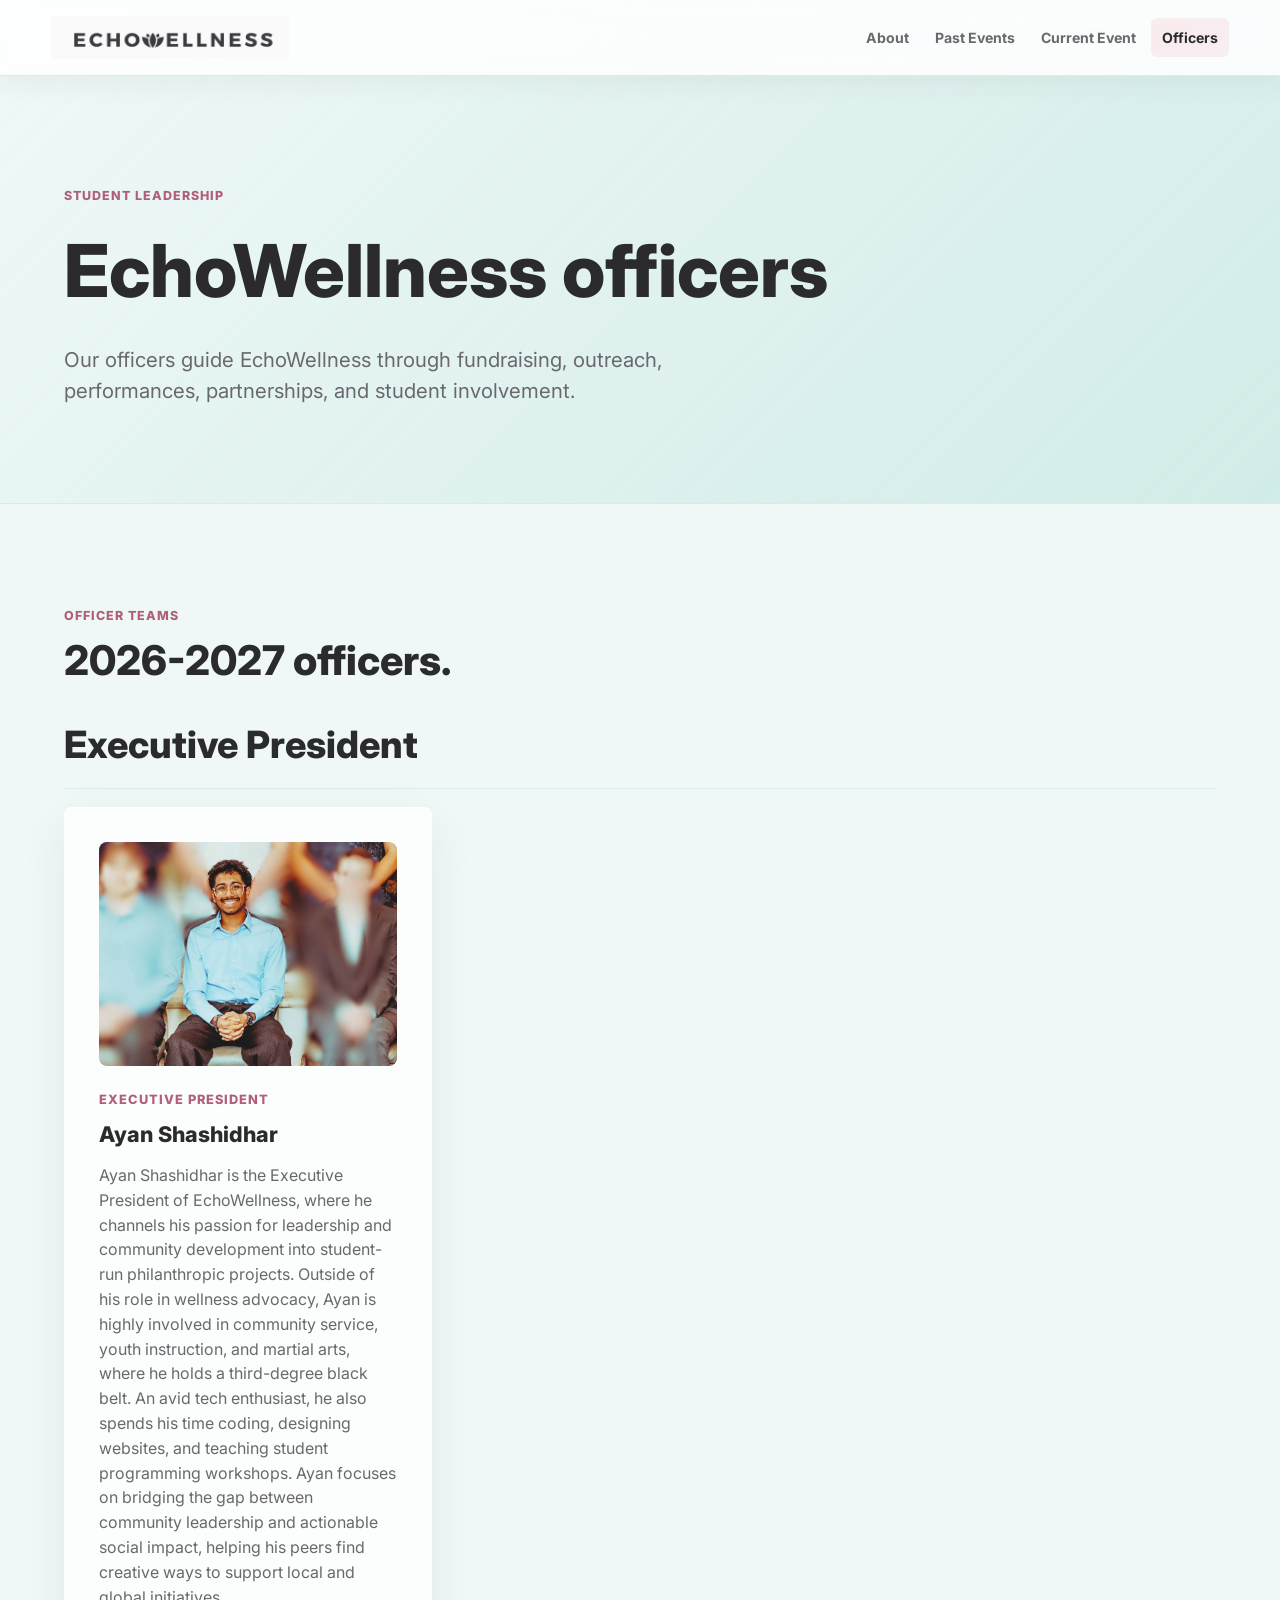
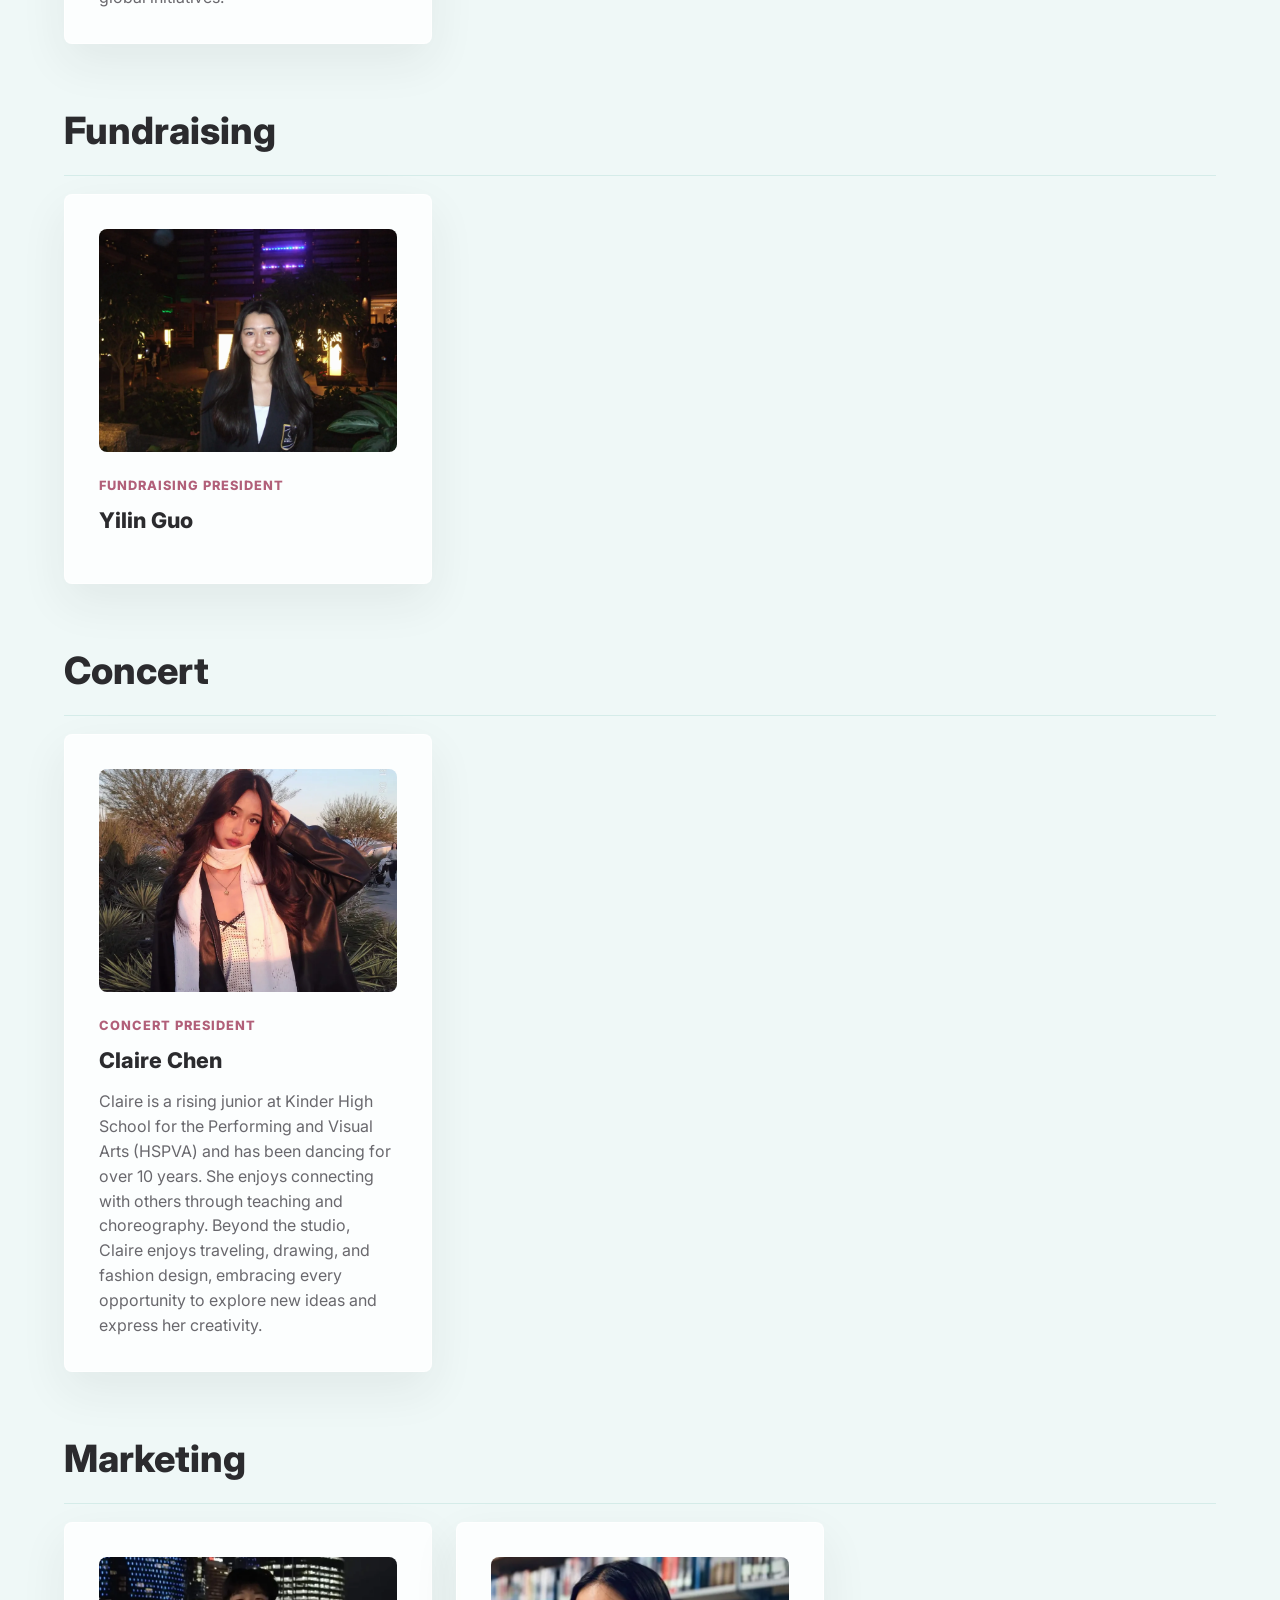
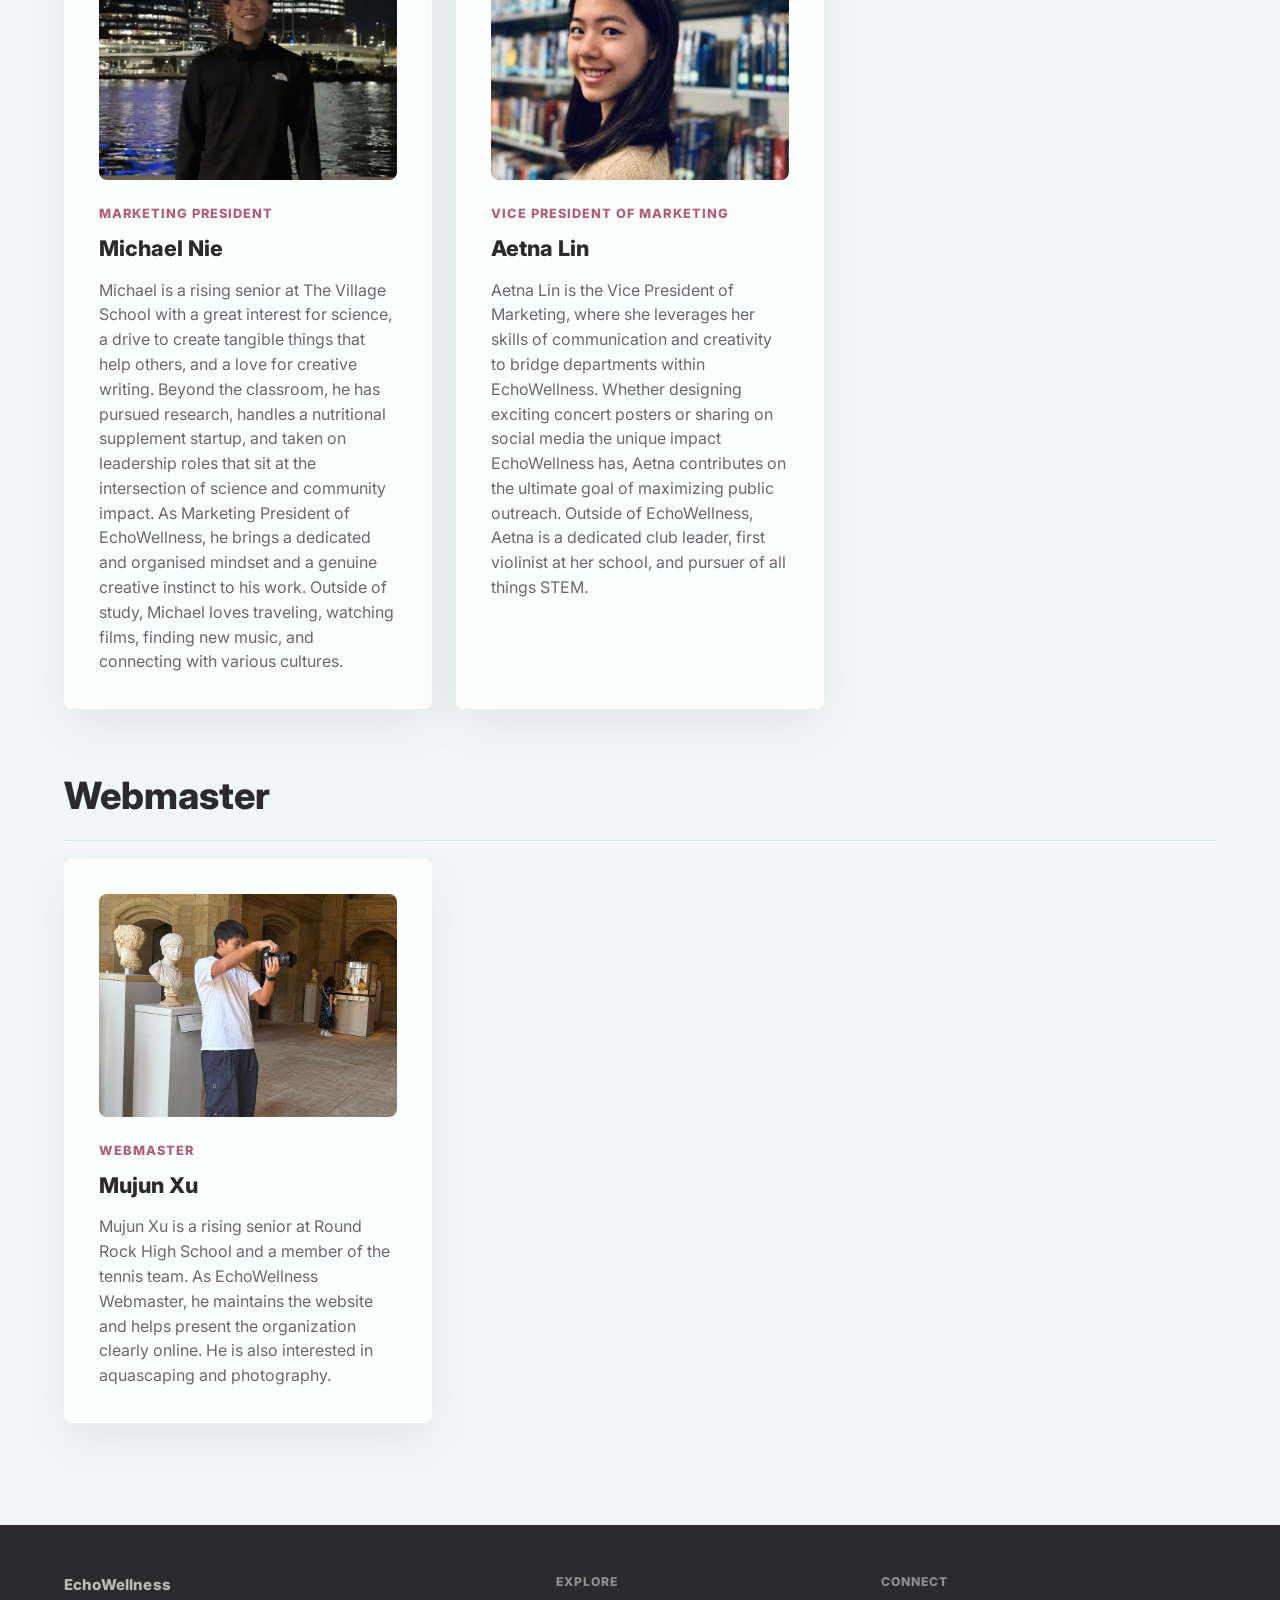
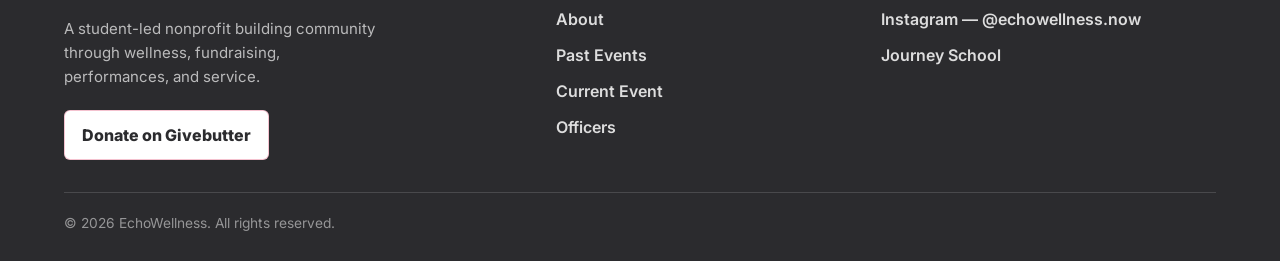
<file: officers.html>
<!doctype html>
<html lang="en">
  <head>
    <meta charset="utf-8">
    <meta name="viewport" content="width=device-width, initial-scale=1">
    <meta
      name="description"
      content="Meet the EchoWellness student officers leading fundraising, outreach, events, and community partnerships."
    >
    <title>Officers | EchoWellness</title>
    <meta property="og:type" content="website">
    <meta property="og:title" content="Officers | EchoWellness">
    <meta
      property="og:description"
      content="Meet the EchoWellness student officers leading fundraising, outreach, events, and community partnerships."
    >
    <meta property="og:url" content="https://theechowellness.org/officers.html">
    <meta property="og:image" content="https://theechowellness.org/assets/journey-school/journey-banner.jpg">
    <meta property="og:image:alt" content="Journey School students learning together.">
    <meta name="twitter:card" content="summary_large_image">
    <meta name="twitter:title" content="Officers | EchoWellness">
    <meta
      name="twitter:description"
      content="Student leadership behind EchoWellness fundraising, outreach, events, and service."
    >
    <meta name="twitter:image" content="https://theechowellness.org/assets/journey-school/journey-banner.jpg">
    <meta name="theme-color" content="#eff8f7">
    <link rel="icon" type="image/png" href="assets/brand/favicon.png">
    <link rel="apple-touch-icon" href="assets/brand/favicon.png">
    <link rel="preconnect" href="https://fonts.googleapis.com">
    <link rel="preconnect" href="https://fonts.gstatic.com" crossorigin>
    <link
      href="https://fonts.googleapis.com/css2?family=Inter:wght@400;500;600;700;800&display=swap"
      rel="stylesheet"
    >
    <link rel="stylesheet" href="styles.css?v=14">
  </head>
  <body>
    <header class="site-header">
      <a class="brand" href="index.html#home" aria-label="EchoWellness home">
        <img src="assets/brand/echowellness-logo.png" alt="EchoWellness">
      </a>

      <div class="header-actions">
        <button class="nav-toggle" type="button" aria-expanded="false" aria-controls="site-nav" aria-label="Open navigation">
          <span></span>
          <span></span>
          <span></span>
        </button>
      </div>

      <nav id="site-nav" class="site-nav" aria-label="Primary navigation">
        <a href="index.html#about">About</a>
        <a href="past-events.html">Past Events</a>
        <a href="current-event.html">Current Event</a>
        <a class="is-active" href="officers.html">Officers</a>
      </nav>
    </header>

    <main>
      <section class="page-hero officers-hero" aria-labelledby="officers-title">
        <p class="eyebrow">Student Leadership</p>
        <h1 id="officers-title">EchoWellness officers</h1>
        <p>
          Our officers guide EchoWellness through fundraising, outreach,
          performances, partnerships, and student involvement.
        </p>
      </section>

      <section class="section officers-section" aria-labelledby="leadership-title">
        <div class="section-heading">
          <p class="eyebrow">Officer Teams</p>
          <h2 id="leadership-title">2026-2027 officers.</h2>
        </div>

        <div class="team-stack">
          <section class="officer-team" aria-labelledby="executive-president-title">
            <div class="team-heading">
              <h3 id="executive-president-title">Executive President</h3>
            </div>
            <div class="officer-grid">
              <article class="officer-card">
                <img class="officer-photo" src="assets/officers/ayan-shashidhar.png" alt="Ayan Shashidhar">
                <p class="officer-role">Executive President</p>
                <h3>Ayan Shashidhar</h3>
                <p>
                  Ayan Shashidhar is the Executive President of EchoWellness,
                  where he channels his passion for leadership and community
                  development into student-run philanthropic projects. Outside
                  of his role in wellness advocacy, Ayan is highly involved in
                  community service, youth instruction, and martial arts, where
                  he holds a third-degree black belt. An avid tech enthusiast,
                  he also spends his time coding, designing websites, and
                  teaching student programming workshops. Ayan focuses on
                  bridging the gap between community leadership and actionable
                  social impact, helping his peers find creative ways to support
                  local and global initiatives.
                </p>
              </article>
            </div>
          </section>

          <section class="officer-team" aria-labelledby="fundraising-team-title">
            <div class="team-heading">
              <h3 id="fundraising-team-title">Fundraising</h3>
            </div>
            <div class="officer-grid">
              <article class="officer-card">
                <img class="officer-photo" src="assets/officers/yilin-guo.png" alt="Yilin Guo">
                <p class="officer-role">Fundraising President</p>
                <h3>Yilin Guo</h3>
              </article>
            </div>
          </section>

          <section class="officer-team" aria-labelledby="concert-team-title">
            <div class="team-heading">
              <h3 id="concert-team-title">Concert</h3>
            </div>
            <div class="officer-grid">
              <article class="officer-card">
                <img class="officer-photo" src="assets/officers/claire-concert-president.png" alt="Claire Chen">
                <p class="officer-role">Concert President</p>
                <h3>Claire Chen</h3>
                <p>
                  Claire is a rising junior at Kinder High School for the
                  Performing and Visual Arts (HSPVA) and has been dancing for
                  over 10 years. She enjoys connecting with others through
                  teaching and choreography. Beyond the studio, Claire enjoys
                  traveling, drawing, and fashion design, embracing every
                  opportunity to explore new ideas and express her creativity.
                </p>
              </article>
            </div>
          </section>

          <section class="officer-team" aria-labelledby="marketing-team-title">
            <div class="team-heading">
              <h3 id="marketing-team-title">Marketing</h3>
            </div>
            <div class="officer-grid">
              <article class="officer-card">
                <img class="officer-photo" src="assets/officers/michael-marketing-president.png" alt="Michael Nie">
                <p class="officer-role">Marketing President</p>
                <h3>Michael Nie</h3>
                <p>
                  Michael is a rising senior at The Village School with a great
                  interest for science, a drive to create tangible things that
                  help others, and a love for creative writing. Beyond the
                  classroom, he has pursued research, handles a nutritional
                  supplement startup, and taken on leadership roles that sit at
                  the intersection of science and community impact. As Marketing
                  President of EchoWellness, he brings a dedicated and organised
                  mindset and a genuine creative instinct to his work. Outside
                  of study, Michael loves traveling, watching films, finding new
                  music, and connecting with various cultures.
                </p>
              </article>

              <article class="officer-card">
                <img class="officer-photo" src="assets/officers/aetna-lin.png" alt="Aetna Lin">
                <p class="officer-role">Vice President of Marketing</p>
                <h3>Aetna Lin</h3>
                <p>
                  Aetna Lin is the Vice President of Marketing, where she
                  leverages her skills of communication and creativity to bridge
                  departments within EchoWellness. Whether designing exciting
                  concert posters or sharing on social media the unique impact
                  EchoWellness has, Aetna contributes on the ultimate goal of
                  maximizing public outreach. Outside of EchoWellness, Aetna is
                  a dedicated club leader, first violinist at her school, and
                  pursuer of all things STEM.
                </p>
              </article>
            </div>
          </section>

          <section class="officer-team" aria-labelledby="webmaster-title">
            <div class="team-heading">
              <h3 id="webmaster-title">Webmaster</h3>
            </div>
            <div class="officer-grid">
              <article class="officer-card">
                <img class="officer-photo" src="assets/officers/mujun-xu.png" alt="Mujun Xu">
                <p class="officer-role">Webmaster</p>
                <h3>Mujun Xu</h3>
                <p>
                  Mujun Xu is a rising senior at Round Rock
                  High School and a member of the tennis team. As EchoWellness
                  Webmaster, he maintains the website and helps present the
                  organization clearly online. He is also interested in
                  aquascaping and photography.
                </p>
              </article>
            </div>
          </section>
        </div>
      </section>
    </main>

    <footer class="site-footer">
      <div class="footer-grid">
        <div class="footer-brand">
          <p class="footer-brand-name">EchoWellness</p>
          <p>
            A student-led nonprofit building community through wellness,
            fundraising, performances, and service.
          </p>
          <a class="button button-secondary" href="https://givebutter.com/2026-echowellness-charity-fundraiser-jbeoxw" target="_blank" rel="noopener">
            Donate on Givebutter
          </a>
        </div>

        <nav class="footer-links" aria-label="Footer navigation">
          <p class="footer-heading">Explore</p>
          <a href="index.html#about">About</a>
          <a href="past-events.html">Past Events</a>
          <a href="current-event.html">Current Event</a>
          <a href="officers.html">Officers</a>
        </nav>

        <div class="footer-connect">
          <p class="footer-heading">Connect</p>
          <a href="https://www.instagram.com/echowellness.now/" target="_blank" rel="noopener">Instagram — @echowellness.now</a>
          <a href="https://journeyschooltx.org/" target="_blank" rel="noopener">Journey School</a>
        </div>
      </div>

      <div class="footer-bottom">
        <p>&copy; 2026 EchoWellness. All rights reserved.</p>
      </div>
    </footer>

    <script src="https://cdnjs.cloudflare.com/ajax/libs/gsap/3.12.5/gsap.min.js"></script>
    <script src="script.js?v=22"></script>
  </body>
</html>
</file>
<file: styles.css>
:root {
  --navy: #2b2b2e;
  --teal: #5ec8bb;
  --violet: #f0a8bb;
  --ink: #2b2b2e;
  --muted: #69686d;
  --paper: #eff8f7;
  --white: #ffffff;
  --line: #d5ece9;
  --soft: #c8e8e4;
  --gold: #f0a8bb;
  --gold-light: #f7c7d4;
  --deep: #2b2b2e;
}

* {
  box-sizing: border-box;
}

html {
  scroll-behavior: smooth;
}

body {
  margin: 0;
  color: var(--ink);
  background: var(--paper);
  font-family: Inter, system-ui, -apple-system, BlinkMacSystemFont, "Segoe UI", sans-serif;
  line-height: 1.55;
  text-rendering: optimizeLegibility;
  animation: page-enter 320ms ease-out both;
}

body.has-lightbox {
  overflow: hidden;
}

body.page-leaving {
  animation: page-leave 180ms ease-in both;
}

@keyframes page-enter {
  from {
    opacity: 0;
    transform: translateY(8px);
  }

  to {
    opacity: 1;
    transform: translateY(0);
  }
}

@keyframes page-leave {
  from {
    opacity: 1;
    transform: translateY(0);
  }

  to {
    opacity: 0;
    transform: translateY(-4px);
  }
}

@media (prefers-reduced-motion: reduce) {
  body,
  body.page-leaving {
    animation: none;
  }
}

img {
  display: block;
  max-width: 100%;
}

a {
  color: inherit;
  text-decoration: none;
}

.site-header {
  position: fixed;
  z-index: 20;
  top: 0;
  left: 0;
  right: 0;
  min-height: 76px;
  display: flex;
  align-items: center;
  justify-content: space-between;
  gap: 24px;
  padding: 14px clamp(20px, 4vw, 56px);
  background: rgba(255, 255, 255, 0.88);
  border-bottom: 1px solid var(--line);
  backdrop-filter: blur(12px);
  box-shadow: 0 8px 26px rgba(43, 43, 46, 0.06);
}

.brand {
  display: inline-flex;
  align-items: center;
  width: min(238px, 54vw);
  min-width: 0;
}

.brand img {
  width: 100%;
  height: auto;
  opacity: 0.94;
}

.site-nav {
  display: flex;
  align-items: center;
  gap: 4px;
}

.site-nav a {
  padding: 9px 11px;
  border-radius: 6px;
  color: var(--muted);
  font-size: 0.88rem;
  font-weight: 700;
}

.site-nav a:hover,
.site-nav a.is-active {
  color: var(--navy);
  background: rgba(240, 168, 187, 0.2);
}

.site-nav .nav-cta {
  color: var(--white);
  background: var(--navy);
}

.site-nav .nav-cta:hover,
.site-nav .nav-cta.is-active {
  color: var(--ink);
  background: var(--violet);
}

.header-actions {
  display: flex;
  align-items: center;
  gap: 10px;
}

.nav-toggle {
  display: none;
  width: 42px;
  height: 42px;
  padding: 9px;
  border: 1px solid var(--line);
  border-radius: 6px;
  background: var(--white);
}

.nav-toggle span {
  display: block;
  width: 100%;
  height: 2px;
  margin: 5px 0;
  background: var(--navy);
}

h1,
h2,
h3,
p {
  margin-top: 0;
}

h1 {
  margin-bottom: 20px;
  max-width: 860px;
  color: var(--navy);
  font-size: clamp(2.45rem, 5.7vw, 4.95rem);
  line-height: 1.01;
  font-weight: 800;
  letter-spacing: 0;
}

.hero-word {
  display: inline-block;
}

h2 {
  margin-bottom: 18px;
  color: var(--navy);
  font-size: clamp(1.75rem, 3.2vw, 2.85rem);
  line-height: 1.08;
  font-weight: 800;
  letter-spacing: 0;
}

h3 {
  margin-bottom: 10px;
  color: var(--navy);
  font-size: 1.15rem;
  font-weight: 800;
}

.eyebrow {
  margin-bottom: 12px;
  color: #b15f79;
  font-size: 0.78rem;
  font-weight: 800;
  letter-spacing: 0.08em;
  text-transform: uppercase;
}

.hero {
  min-height: 84vh;
  display: grid;
  grid-template-columns: minmax(0, 1fr) minmax(340px, 0.48fr);
  gap: clamp(32px, 6vw, 84px);
  align-items: center;
  padding: 136px clamp(20px, 5vw, 76px) 78px;
  position: relative;
  overflow: hidden;
  background:
    linear-gradient(135deg, rgba(255, 255, 255, 0.84) 0%, rgba(239, 248, 247, 0.96) 52%, rgba(200, 232, 228, 0.86) 100%);
}

.hero-copy {
  position: relative;
  z-index: 1;
  max-width: 840px;
}

.hero-lede {
  max-width: 700px;
  color: var(--muted);
  font-size: clamp(1.05rem, 1.7vw, 1.24rem);
  line-height: 1.65;
}

.hero-actions {
  display: flex;
  flex-wrap: wrap;
  gap: 12px;
  margin-top: 30px;
}

.hero-kicker {
  display: flex;
  flex-wrap: wrap;
  gap: 8px;
  margin-top: 28px;
}

.hero-kicker span {
  padding: 8px 11px;
  border: 1px solid rgba(43, 43, 46, 0.1);
  border-radius: 999px;
  color: var(--ink);
  background: rgba(255, 255, 255, 0.58);
  font-size: 0.86rem;
  font-weight: 700;
}

.button {
  display: inline-flex;
  align-items: center;
  justify-content: center;
  min-height: 46px;
  padding: 12px 17px;
  border: 1px solid transparent;
  border-radius: 6px;
  font-weight: 800;
  transition: background-color 160ms ease, border-color 160ms ease, color 160ms ease, transform 160ms ease;
}

.button-primary {
  color: var(--white);
  background: var(--navy);
}

.button-primary:hover {
  color: var(--ink);
  background: var(--violet);
  transform: translateY(-1px);
}

.button-secondary {
  color: var(--navy);
  border-color: rgba(240, 168, 187, 0.7);
  background: var(--white);
}

.fund-card,
.org-grid article,
.priority-grid article,
.contact-card {
  border: 1px solid var(--line);
  border-radius: 8px;
  background: var(--white);
}

.fund-card {
  position: relative;
  z-index: 1;
  padding: clamp(24px, 4vw, 34px);
  border-top: 4px solid var(--violet);
  box-shadow: 0 24px 70px rgba(43, 43, 46, 0.14);
}

.fund-card strong {
  display: block;
  margin-bottom: 12px;
  color: var(--teal);
  font-size: clamp(2.45rem, 5vw, 4.15rem);
  line-height: 1;
  font-weight: 800;
  font-variant-numeric: tabular-nums;
}

.fund-card p,
.fund-card dd {
  color: var(--muted);
}

.fund-card dl {
  display: grid;
  gap: 0;
  margin: 24px 0 0;
  border: 1px solid var(--line);
  border-radius: 8px;
  overflow: hidden;
}

.fund-card dl div {
  display: grid;
  grid-template-columns: 92px 1fr;
  gap: 14px;
  padding: 16px;
  background: var(--white);
  border-bottom: 1px solid var(--line);
}

.fund-card dl div:last-child {
  border-bottom: 0;
}

.fund-card dt {
  color: var(--navy);
  font-weight: 800;
}

.fund-card dd {
  margin: 0;
}

.banner-strip {
  padding: 0 clamp(20px, 5vw, 76px) clamp(34px, 5vw, 58px);
  background: var(--paper);
}

.banner-strip img {
  width: 100%;
  height: clamp(230px, 34vw, 420px);
  object-fit: cover;
  object-position: center;
  border-radius: 8px;
  box-shadow: 0 20px 58px rgba(43, 43, 46, 0.1);
}

.summary-strip {
  display: grid;
  grid-template-columns: repeat(3, 1fr);
  gap: clamp(14px, 2vw, 22px);
  padding: clamp(22px, 4vw, 42px) clamp(18px, 5vw, 72px);
  background: linear-gradient(180deg, rgba(255, 255, 255, 0.48), rgba(200, 232, 228, 0.34));
  border-block: 1px solid var(--line);
}

.summary-strip article {
  min-height: 172px;
  display: grid;
  align-content: center;
  justify-items: center;
  padding: clamp(28px, 4vw, 44px);
  text-align: center;
  background: rgba(255, 255, 255, 0.82);
  border: 1px solid rgba(255, 255, 255, 0.9);
  border-radius: 8px;
  box-shadow: 0 18px 48px rgba(43, 43, 46, 0.07);
}

.summary-strip strong {
  display: block;
  margin-bottom: 12px;
  color: var(--navy);
  font-size: clamp(3rem, 7vw, 5.8rem);
  line-height: 1;
  font-weight: 800;
  font-variant-numeric: tabular-nums;
}

.summary-strip span {
  max-width: 18rem;
  font-size: 0.82rem;
  font-weight: 800;
  letter-spacing: 0.08em;
  line-height: 1.45;
  text-transform: uppercase;
}

.summary-strip span,
.body-copy,
.impact-table p,
.photos-section p,
.contact-section p {
  color: var(--muted);
}

.section {
  padding: clamp(66px, 8vw, 108px) clamp(20px, 5vw, 76px);
}

.page-hero {
  min-height: 56vh;
  display: grid;
  align-content: end;
  gap: 16px;
  padding: 150px clamp(20px, 5vw, 76px) clamp(58px, 8vw, 96px);
  background: linear-gradient(135deg, rgba(239, 248, 247, 0.94), rgba(200, 232, 228, 0.76));
  border-bottom: 1px solid var(--line);
}

.page-hero h1 {
  max-width: 980px;
}

.page-hero p:not(.eyebrow) {
  max-width: 720px;
  margin-bottom: 0;
  color: var(--muted);
  font-size: clamp(1.08rem, 2vw, 1.28rem);
}

.current-event-hero {
  min-height: 72vh;
  grid-template-columns: minmax(0, 1fr) minmax(340px, 0.48fr);
  align-content: center;
  align-items: center;
}

.page-hero-copy {
  max-width: 840px;
}

.event-card strong {
  color: var(--teal);
}

.split {
  display: grid;
  grid-template-columns: minmax(0, 0.82fr) minmax(320px, 0.76fr);
  gap: clamp(32px, 7vw, 98px);
  align-items: start;
}

.body-copy {
  font-size: 1.08rem;
}

.org-section,
.future-section,
.contact-section {
  background: var(--paper);
}

.goal-section {
  background: var(--soft);
  border-block: 1px solid var(--line);
}

.mission-section {
  background: var(--soft);
}

.lead-statement {
  color: var(--ink);
  font-size: clamp(1.22rem, 2vw, 1.55rem);
  line-height: 1.45;
  font-weight: 700;
}

.school-section {
  display: grid;
  grid-template-columns: minmax(0, 0.72fr) minmax(320px, 0.8fr);
  gap: clamp(30px, 6vw, 76px);
  align-items: center;
  background: var(--paper);
}

.school-copy {
  max-width: 760px;
}

.school-copy p {
  color: var(--muted);
}

.school-gallery {
  min-width: 0;
}

.school-gallery-head {
  display: flex;
  align-items: center;
  justify-content: flex-end;
  gap: 14px;
  margin-bottom: 14px;
  color: var(--muted);
  font-size: 0.9rem;
  font-weight: 700;
}

.school-gallery-head div {
  display: flex;
  gap: 8px;
}

.school-scroll {
  display: grid;
  grid-auto-flow: column;
  grid-auto-columns: minmax(260px, 34vw);
  gap: 14px;
  overflow-x: auto;
  padding: 4px 2px 16px;
  scroll-snap-type: x mandatory;
  scrollbar-color: var(--teal) transparent;
}

.school-scroll figure {
  aspect-ratio: 4 / 3;
  min-height: 0;
  margin: 0;
  overflow: hidden;
  border: 1px solid rgba(43, 43, 46, 0.12);
  border-radius: 8px;
  background: var(--white);
  box-shadow: 0 14px 38px rgba(43, 43, 46, 0.08);
  scroll-snap-align: start;
}

.school-scroll button {
  width: 100%;
  height: 100%;
  display: block;
  padding: 0;
  border: 0;
  background: transparent;
  cursor: zoom-in;
}

.school-scroll img {
  width: 100%;
  height: 100%;
  object-fit: cover;
  object-position: center;
  filter: brightness(1.03) contrast(0.98) saturate(0.96);
}

.section-heading {
  width: min(820px, 100%);
  margin-bottom: 34px;
}

.org-grid,
.future-grid,
.priority-grid {
  display: grid;
  grid-template-columns: repeat(3, 1fr);
  gap: 16px;
}

.org-grid article,
.future-grid article,
.priority-grid article {
  min-height: 205px;
  padding: 26px;
  box-shadow: 0 16px 48px rgba(43, 43, 46, 0.07);
}

.org-grid span,
.priority-grid span {
  display: inline-block;
  margin-bottom: 30px;
  color: #b15f79;
  font-weight: 800;
}

.org-grid p,
.future-grid p,
.priority-grid p {
  color: var(--muted);
}

.future-grid article {
  border-left: 4px solid var(--violet);
}

.impact-section {
  display: grid;
  grid-template-columns: minmax(0, 0.75fr) minmax(320px, 0.8fr);
  gap: clamp(30px, 6vw, 78px);
  align-items: start;
  background: var(--deep);
}

.impact-section h2,
.impact-section .eyebrow {
  color: var(--white);
}

.impact-table {
  display: grid;
  gap: 1px;
  background: rgba(255, 255, 255, 0.18);
  border: 1px solid rgba(255, 255, 255, 0.18);
}

.impact-table article {
  display: grid;
  grid-template-columns: 138px 1fr;
  gap: 20px;
  align-items: center;
  padding: 22px;
  background: rgba(255, 255, 255, 0.08);
}

.impact-table strong {
  color: var(--gold-light);
  font-size: 1.35rem;
}

.impact-table p {
  margin: 0;
  color: rgba(255, 255, 255, 0.86);
}

.photos-section {
  background: var(--paper);
}

.officers-section {
  background: var(--paper);
}

.team-stack {
  display: grid;
  gap: clamp(34px, 5vw, 58px);
}

.officer-team {
  display: grid;
  gap: 18px;
}

.team-heading {
  display: flex;
  align-items: end;
  justify-content: space-between;
  gap: 20px;
  padding-bottom: 14px;
  border-bottom: 1px solid var(--line);
}

.team-heading .eyebrow {
  margin-bottom: 0;
}

.team-heading h3 {
  margin-bottom: 0;
  font-size: clamp(1.55rem, 3vw, 2.35rem);
}

.officer-grid {
  display: grid;
  grid-template-columns: repeat(3, minmax(0, 1fr));
  gap: clamp(16px, 2vw, 24px);
}

.officer-card {
  min-height: 310px;
  display: grid;
  align-content: start;
  padding: clamp(24px, 3vw, 34px);
  background: rgba(255, 255, 255, 0.82);
  border: 1px solid rgba(255, 255, 255, 0.9);
  border-radius: 8px;
  box-shadow: 0 18px 48px rgba(43, 43, 46, 0.07);
}

.officer-avatar {
  width: 76px;
  height: 76px;
  display: grid;
  place-items: center;
  margin-bottom: 24px;
  border-radius: 50%;
  color: var(--white);
  background:
    linear-gradient(135deg, rgba(94, 200, 187, 0.94), rgba(240, 168, 187, 0.92)),
    var(--teal);
  font-size: 1.05rem;
  font-weight: 800;
  letter-spacing: 0.08em;
}

.officer-photo {
  width: 100%;
  aspect-ratio: 4 / 3;
  margin-bottom: 24px;
  border-radius: 8px;
  object-fit: cover;
  object-position: center 34%;
  filter: brightness(1.03) contrast(0.98) saturate(0.96);
}

.officer-role {
  margin-bottom: 8px;
  color: #b15f79;
  font-size: 0.8rem;
  font-weight: 800;
  letter-spacing: 0.08em;
  text-transform: uppercase;
}

.officer-card h3 {
  margin-bottom: 12px;
  font-size: 1.35rem;
}

.officer-card p:last-child {
  margin-bottom: 0;
  color: var(--muted);
}

.photo-tools {
  display: flex;
  align-items: center;
  justify-content: flex-end;
  gap: 16px;
  margin-bottom: 14px;
  color: var(--muted);
  font-size: 0.9rem;
  font-weight: 700;
}

.photo-tools div {
  display: flex;
  gap: 8px;
}

.photo-nav {
  width: 40px;
  height: 40px;
  border: 1px solid var(--line);
  border-radius: 50%;
  color: var(--navy);
  background: var(--white);
  font: inherit;
  font-size: 1.05rem;
  font-weight: 800;
  cursor: pointer;
}

.photo-nav:hover {
  border-color: var(--violet);
  background: rgba(240, 168, 187, 0.18);
}

.photo-scroll {
  display: grid;
  grid-auto-flow: column;
  grid-auto-columns: minmax(260px, 34vw);
  gap: 16px;
  overflow-x: auto;
  padding-bottom: 14px;
  scroll-padding-left: clamp(18px, 5vw, 72px);
  scroll-snap-type: x mandatory;
  scrollbar-color: var(--teal) transparent;
}

.photo-scroll figure {
  aspect-ratio: 4 / 3;
  min-height: 0;
  margin: 0;
  overflow: hidden;
  border: 1px solid rgba(43, 43, 46, 0.12);
  border-radius: 8px;
  background: var(--white);
  box-shadow: 0 14px 38px rgba(43, 43, 46, 0.07);
  scroll-snap-align: start;
}

.photo-scroll figure:focus-within {
  outline: 3px solid rgba(240, 168, 187, 0.4);
  outline-offset: 3px;
}

.photo-scroll button {
  width: 100%;
  height: 100%;
  display: block;
  padding: 0;
  border: 0;
  background: transparent;
  cursor: zoom-in;
}

.photo-scroll img {
  width: 100%;
  height: 100%;
  object-fit: cover;
  object-position: center;
  filter: brightness(1.03) contrast(0.98) saturate(0.96);
}

.lightbox {
  position: fixed;
  inset: 0;
  z-index: 50;
  display: none;
  place-items: center;
  padding: clamp(18px, 4vw, 44px);
}

.lightbox.is-open {
  display: grid;
}

.lightbox-backdrop {
  position: absolute;
  inset: 0;
  border: 0;
  background: rgba(5, 12, 30, 0.82);
}

.lightbox-panel {
  position: relative;
  z-index: 1;
  width: min(1120px, 100%);
}

.lightbox-panel img {
  width: 100%;
  max-height: 82vh;
  object-fit: contain;
  border-radius: 8px;
  background: #050c1e;
}

.lightbox-close {
  position: absolute;
  right: 0;
  bottom: calc(100% + 10px);
  padding: 9px 12px;
  border: 1px solid rgba(255, 255, 255, 0.24);
  border-radius: 6px;
  color: var(--white);
  background: rgba(255, 255, 255, 0.12);
  font: inherit;
  font-weight: 700;
  cursor: pointer;
}

.lightbox-nav {
  position: absolute;
  z-index: 2;
  top: 50%;
  width: 46px;
  height: 46px;
  display: grid;
  place-items: center;
  border: 1px solid rgba(255, 255, 255, 0.28);
  border-radius: 999px;
  color: var(--white);
  background: rgba(43, 43, 46, 0.62);
  font: inherit;
  font-size: 1.45rem;
  font-weight: 800;
  line-height: 1;
  cursor: pointer;
  transform: translateY(-50%);
  transition: background 180ms ease, transform 180ms ease;
}

.lightbox-nav:hover {
  background: rgba(240, 168, 187, 0.86);
  transform: translateY(-50%) scale(1.04);
}

.lightbox-prev {
  left: clamp(8px, 2vw, 18px);
}

.lightbox-next {
  right: clamp(8px, 2vw, 18px);
}

.contact-section {
  display: grid;
  grid-template-columns: minmax(0, 0.82fr) minmax(320px, 0.5fr);
  gap: clamp(28px, 6vw, 72px);
  align-items: start;
  background: var(--paper);
}

.contact-card {
  padding: 26px;
  border-top: 4px solid var(--violet);
  box-shadow: 0 18px 50px rgba(43, 43, 46, 0.08);
}

.contact-card .button {
  width: 100%;
  margin: 10px 0 18px;
}

.text-link {
  display: inline-block;
  color: #b15f79;
  font-weight: 800;
}

.social-links {
  display: flex;
  flex-wrap: wrap;
  gap: 10px;
  margin-top: 18px;
  padding-top: 18px;
  border-top: 1px solid var(--line);
}

.social-links a {
  color: #b15f79;
  font-weight: 800;
}

.social-links a:hover {
  color: var(--navy);
}

.contact-list {
  display: grid;
  gap: 8px;
  margin-top: 22px;
  padding-top: 20px;
  border-top: 1px solid var(--line);
}

.contact-list p {
  margin: 0;
  color: var(--muted);
}

.contact-list strong {
  display: inline-block;
  min-width: 82px;
  color: var(--navy);
}

.site-footer {
  padding: 48px clamp(18px, 5vw, 72px) 26px;
  color: rgba(255, 255, 255, 0.82);
  background: var(--deep);
}

.footer-grid {
  display: grid;
  grid-template-columns: minmax(0, 1.15fr) minmax(0, 0.7fr) minmax(0, 0.9fr);
  gap: clamp(28px, 5vw, 64px);
  padding-bottom: 32px;
  border-bottom: 1px solid rgba(255, 255, 255, 0.14);
}

.footer-brand {
  max-width: 320px;
}

.footer-brand-name {
  margin: 0 0 12px;
  color: var(--white);
  font-size: 1.2rem;
  font-weight: 800;
  letter-spacing: 0.01em;
}

.footer-brand p {
  margin: 0 0 20px;
  color: rgba(255, 255, 255, 0.68);
  font-size: 0.94rem;
  line-height: 1.6;
}

.footer-links,
.footer-connect {
  display: flex;
  flex-direction: column;
  align-items: flex-start;
  gap: 11px;
}

.footer-heading {
  margin: 0 0 4px;
  color: rgba(255, 255, 255, 0.48);
  font-size: 0.76rem;
  font-weight: 800;
  letter-spacing: 0.08em;
  text-transform: uppercase;
}

.footer-links a,
.footer-connect a {
  color: rgba(255, 255, 255, 0.84);
  font-weight: 600;
}

.footer-links a:hover,
.footer-connect a:hover {
  color: var(--white);
}

.footer-bottom {
  padding-top: 20px;
}

.footer-bottom p {
  margin: 0;
  color: rgba(255, 255, 255, 0.5);
  font-size: 0.86rem;
}

@media (max-width: 1000px) {
  .nav-toggle {
    display: block;
  }

  .site-nav {
    position: fixed;
    top: 76px;
    left: 14px;
    right: 14px;
    display: none;
    flex-direction: column;
    align-items: stretch;
    padding: 12px;
    background: var(--white);
    border: 1px solid var(--line);
    border-radius: 8px;
    box-shadow: 0 18px 50px rgba(43, 43, 46, 0.12);
  }

  .site-nav.is-open {
    display: flex;
  }

  .hero,
  .split,
  .school-section,
  .org-grid,
  .future-grid,
  .priority-grid,
  .officer-grid,
  .impact-section,
  .contact-section,
  .summary-strip,
  .footer-grid {
    grid-template-columns: 1fr;
  }

  .footer-grid {
    gap: 32px;
  }

  .footer-brand {
    max-width: none;
  }

  .hero {
    min-height: auto;
  }

}

@media (max-width: 580px) {
  .site-header {
    min-height: 68px;
  }

  .site-nav {
    top: 68px;
  }

  .brand small {
    display: none;
  }

  .hero {
    padding-top: 108px;
  }

  h1 {
    font-size: 2.7rem;
  }

  .fund-card dl div,
  .impact-table article {
    grid-template-columns: 1fr;
    flex-direction: column;
    align-items: flex-start;
  }

  .photo-scroll {
    grid-auto-columns: minmax(240px, 82vw);
  }
}
</file>
